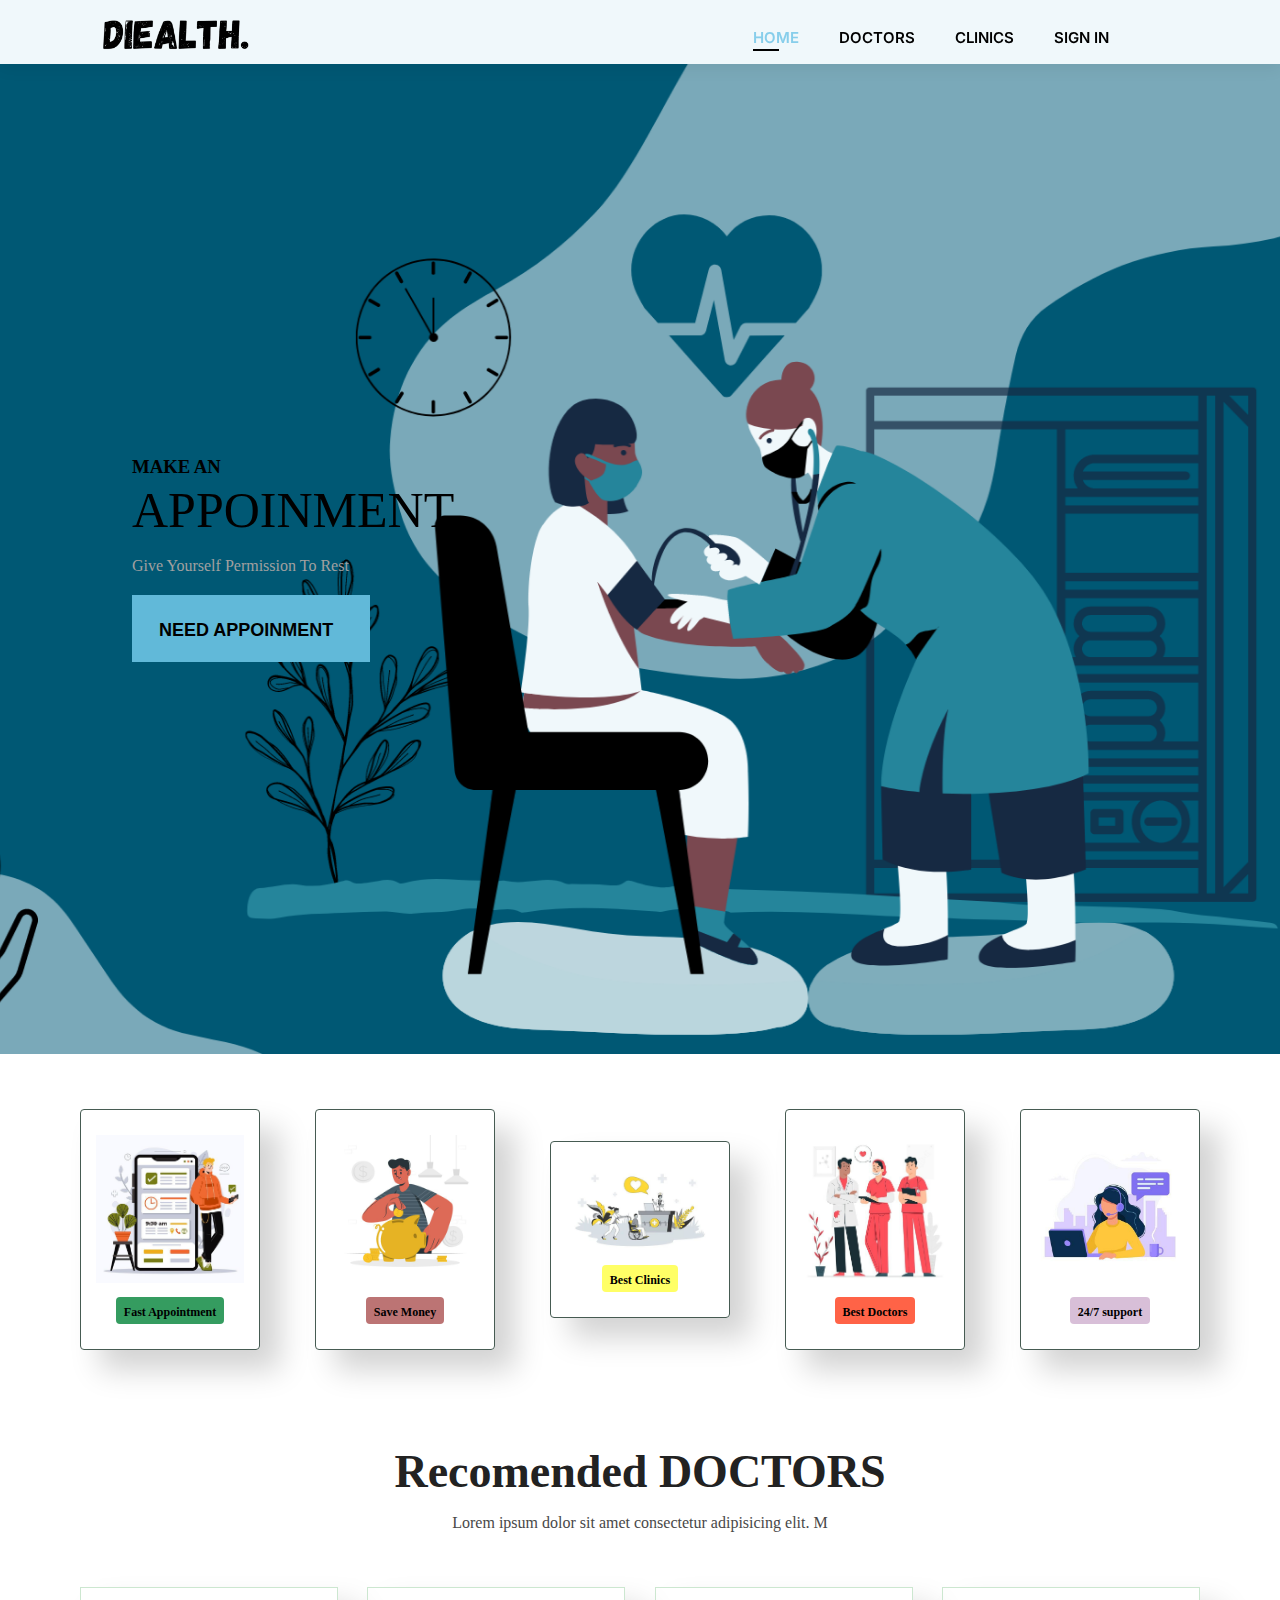
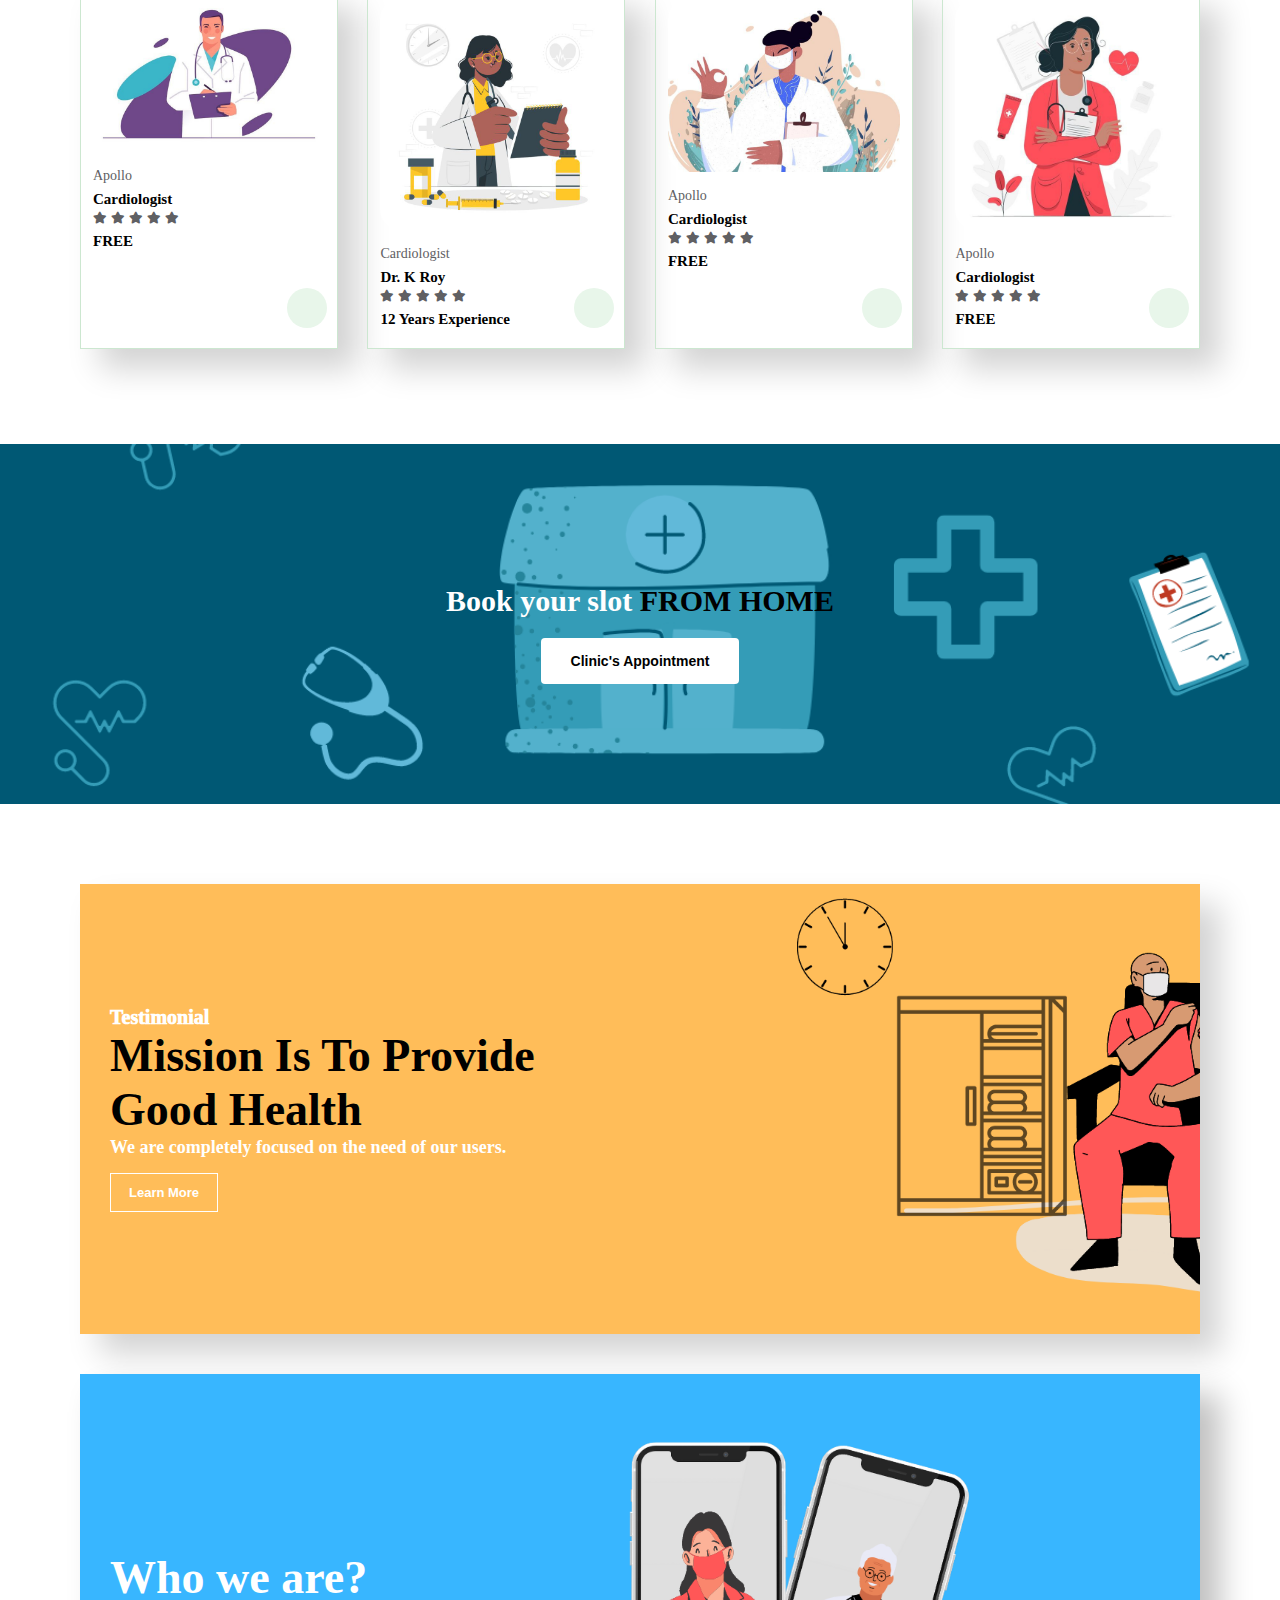
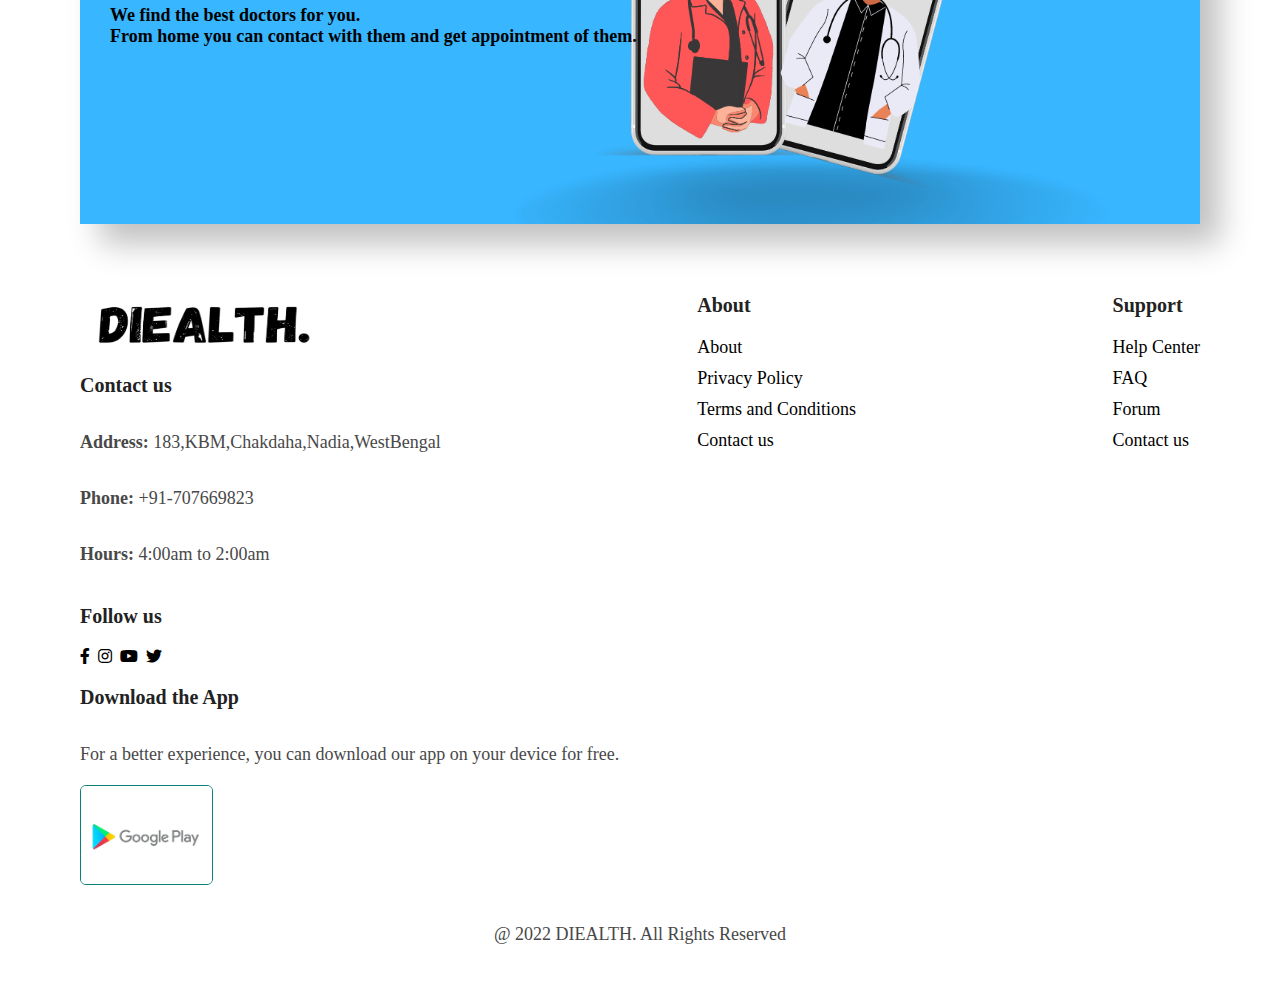
<file: index.html>
<!DOCTYPE html>
<html lang="en">
<head>
    <meta charset="UTF-8">
    <meta http-equiv="X-UA-Compatible" content="IE=edge">
    <meta name="viewport" content="width=device-width, initial-scale=1.0">
    <title>DIEALTH</title>
    <link rel="stylesheet" href="https://use.fontawesome.com/releases/v5.15.4/css/all.css"/>
    <link rel="stylesheet" href="style.css">
</head>
<body>
    <section id="header">
        <a href="#"><img src="img/mainlogo.png" alt=""></a>

        <div>
            <ul id="navbar">
                <li><a class="active" href="index.html">HOME</a></li>
                <li><a href="doctor.html">DOCTORS</a></li>
                <li><a href="clinic.html">CLINICS</a></li>
                <li><a href="sign.html">SIGN IN</a></li>
                <a href="#" id="close"><i class="far fa-times"></i></a>
            </ul>
        </div>
        <div id="mobile">
            <i id="bar" class="fas fa-outdent"></i>
            <a href="#" id="close"><i class="fa-solid fa-xmark"></i></a>
        </div>
    </section>

    <section id="hero">
        <h3>MAKE AN</h3>
        <h1>APPOINMENT</h1>
        <p>Give Yourself Permission To Rest</p>
        <button>NEED APPOINMENT</button>
    </section>

    <section id="feature" class="section-p1">
        <div class="fe-box">
            <img src="img/Fappointment.jpg" alt="">
            <h6>Fast Appointment</h6>
        </div>
        <div class="fe-box">
            <img src="img/savemoney.jpg" alt="">
            <h6>Save Money</h6>
        </div>
        <div class="fe-box">
            <img src="img/clinics.jpg" alt="">
            <h6>Best Clinics</h6>
        </div>
        <div class="fe-box">
            <img src="img/doctors.jpg" alt="">
            <h6>Best Doctors</h6>
        </div>
        <div class="fe-box">
            <img src="img/support.jpg" alt="">
            <h6>24/7 support</h6>
        </div>
        <!-- <div class="fe-box">
            <img src="img/ambulance.jpg" alt="">
            <h6>24/7 Ambulance</h6>
        </div> -->
    </section>

    <section id="product1" class="section-p1"> 
        <h2>Recomended DOCTORS</h2>
        <p>Lorem ipsum dolor sit amet consectetur adipisicing elit. M</p>
        <div class="pro-container">
            <div class="pro">
                <img src="img/lpd1.jpg" alt="">
                <div class="des">
                    <span>Apollo</span>
                    <h5>Cardiologist </h5>
                    <div class="Star">
                        <i class="fas fa-star"></i>
                        <i class="fas fa-star"></i>
                        <i class="fas fa-star"></i>
                        <i class="fas fa-star"></i>
                        <i class="fas fa-star"></i>
                    </div>
                    <h5>FREE</h5>
                </div>
                <a href="#"><i class="fal fa-bookmark cart"></i></a>
            </div>
            <div class="pro">
                <img src="img/lpd2.jpg" alt="">
                <div class="des">
                    <span>Cardiologist</span>
                    <h5>Dr. K Roy</h5>
                    <div class="Star">
                        <i class="fas fa-star"></i>
                        <i class="fas fa-star"></i>
                        <i class="fas fa-star"></i>
                        <i class="fas fa-star"></i>
                        <i class="fas fa-star"></i>
                    </div>
                    <h5>12 Years Experience</h5>
                </div>
                <a href="#"><i class="fal fa-bookmark cart"></i></a>
            </div>
            <div class="pro">
                <img src="img/lpd3.jpg" alt="">
                <div class="des">
                    <span>Apollo</span>
                    <h5>Cardiologist </h5>
                    <div class="Star">
                        <i class="fas fa-star"></i>
                        <i class="fas fa-star"></i>
                        <i class="fas fa-star"></i>
                        <i class="fas fa-star"></i>
                        <i class="fas fa-star"></i>
                    </div>
                    <h5>FREE</h5>
                </div>
                <a href="#"><i class="fal fa-bookmark cart"></i></a>
            </div>
            <div class="pro">
                <img src="img/lpd4.jpg" alt="">
                <div class="des">
                    <span>Apollo</span>
                    <h5>Cardiologist </h5>
                    <div class="Star">
                        <i class="fas fa-star"></i>
                        <i class="fas fa-star"></i>
                        <i class="fas fa-star"></i>
                        <i class="fas fa-star"></i>
                        <i class="fas fa-star"></i>
                    </div>
                    <h5>FREE</h5>
                </div>
                <a href="#"><i class="fal fa-bookmark cart"></i></a>
            </div>
            <!-- <div class="pro">
                <img src="img/DOC1.jpg" alt="">
                <div class="des">
                    <span>Apollo</span>
                    <h5>Cardiologist </h5>
                    <div class="Star">
                        <i class="fas fa-star"></i>
                        <i class="fas fa-star"></i>
                        <i class="fas fa-star"></i>
                        <i class="fas fa-star"></i>
                        <i class="fas fa-star"></i>
                    </div>
                    <h5>FREE</h5>
                </div>
                <a href="#"><i class="fal fa-bookmark cart"></i></a>
            </div>
            <div class="pro">
                <img src="img/DOC1.jpg" alt="">
                <div class="des">
                    <span>Apollo</span>
                    <h5>Cardiologist </h5>
                    <div class="Star">
                        <i class="fas fa-star"></i>
                        <i class="fas fa-star"></i>
                        <i class="fas fa-star"></i>
                        <i class="fas fa-star"></i>
                        <i class="fas fa-star"></i>
                    </div>
                    <h5>FREE</h5>
                </div>
                <a href="#"><i class="fal fa-bookmark cart"></i></a>
            </div>
            <div class="pro">
                <img src="img/DOC1.jpg" alt="">
                <div class="des">
                    <span>Apollo</span>
                    <h5>Cardiologist </h5>
                    <div class="Star">
                        <i class="fas fa-star"></i>
                        <i class="fas fa-star"></i>
                        <i class="fas fa-star"></i>
                        <i class="fas fa-star"></i>
                        <i class="fas fa-star"></i>
                    </div>
                    <h5>FREE</h5>
                </div>
                <a href="#"><i class="fal fa-bookmark cart"></i></a>
            </div>
            <div class="pro">
                <img src="img/DOC1.jpg" alt="">
                <div class="des">
                    <span>Apollo</span>
                    <h5>Cardiologist </h5>
                    <div class="Star">
                        <i class="fas fa-star"></i>
                        <i class="fas fa-star"></i>
                        <i class="fas fa-star"></i>
                        <i class="fas fa-star"></i>
                        <i class="fas fa-star"></i>
                    </div>
                    <h5>FREE</h5>
                </div>
                <a href="#"><i class="fal fa-bookmark cart"></i></a>
            </div>  -->
        </div>
    </section>

    <section id="banner" class="section-m1 ">
        <!-- <h4>Clinic's Appointment</h4> -->
        <h2>Book your slot <span>FROM HOME</span></h2>
        <button class="normal">Clinic's Appointment</button>
    </section>

    <!-- <section id="product1" class="section-p1"> 
        <h2>DOCTORS</h2>
        <p>Lorem ipsum dolor sit amet consectetur adipisicing elit. M</p>
        <div class="pro-container">
            <div class="pro">
                <img src="img/DOC1.jpg" alt="">
                <div class="des">
                    <span>Apollo</span>
                    <h5>Cardiologist </h5>
                    <div class="Star">
                        <i class="fas fa-star"></i>
                        <i class="fas fa-star"></i>
                        <i class="fas fa-star"></i>
                        <i class="fas fa-star"></i>
                        <i class="fas fa-star"></i>
                    </div>
                    <h5>FREE</h5>
                </div>
                <a href="#"><i class="fal fa-bookmark cart"></i></a>
            </div>
            <div class="pro">
                <img src="img/DOC1.jpg" alt="">
                <div class="des">
                    <span>Cardiologist</span>
                    <h5>Dr. K Roy</h5>
                    <div class="Star">
                        <i class="fas fa-star"></i>
                        <i class="fas fa-star"></i>
                        <i class="fas fa-star"></i>
                        <i class="fas fa-star"></i>
                        <i class="fas fa-star"></i>
                    </div>
                    <h5>12 Years Experience</h5>
                </div>
                <a href="#"><i class="fal fa-bookmark cart"></i></a>
            </div>
            <div class="pro">
                <img src="img/DOC1.jpg" alt="">
                <div class="des">
                    <span>Apollo</span>
                    <h5>Cardiologist </h5>
                    <div class="Star">
                        <i class="fas fa-star"></i>
                        <i class="fas fa-star"></i>
                        <i class="fas fa-star"></i>
                        <i class="fas fa-star"></i>
                        <i class="fas fa-star"></i>
                    </div>
                    <h5>FREE</h5>
                </div>
                <a href="#"><i class="fal fa-bookmark cart"></i></a>
            </div>
            <div class="pro">
                <img src="img/DOC1.jpg" alt="">
                <div class="des">
                    <span>Apollo</span>
                    <h5>Cardiologist </h5>
                    <div class="Star">
                        <i class="fas fa-star"></i>
                        <i class="fas fa-star"></i>
                        <i class="fas fa-star"></i>
                        <i class="fas fa-star"></i>
                        <i class="fas fa-star"></i>
                    </div>
                    <h5>FREE</h5>
                </div>
                <a href="#"><i class="fal fa-bookmark cart"></i></a>
            </div>
            <div class="pro">
                <img src="img/DOC1.jpg" alt="">
                <div class="des">
                    <span>Apollo</span>
                    <h5>Cardiologist </h5>
                    <div class="Star">
                        <i class="fas fa-star"></i>
                        <i class="fas fa-star"></i>
                        <i class="fas fa-star"></i>
                        <i class="fas fa-star"></i>
                        <i class="fas fa-star"></i>
                    </div>
                    <h5>FREE</h5>
                </div>
                <a href="#"><i class="fal fa-bookmark cart"></i></a>
            </div>
            <div class="pro">
                <img src="img/DOC1.jpg" alt="">
                <div class="des">
                    <span>Apollo</span>
                    <h5>Cardiologist </h5>
                    <div class="Star">
                        <i class="fas fa-star"></i>
                        <i class="fas fa-star"></i>
                        <i class="fas fa-star"></i>
                        <i class="fas fa-star"></i>
                        <i class="fas fa-star"></i>
                    </div>
                    <h5>FREE</h5>
                </div>
                <a href="#"><i class="fal fa-bookmark cart"></i></a>
            </div>
            <div class="pro">
                <img src="img/DOC1.jpg" alt="">
                <div class="des">
                    <span>Apollo</span>
                    <h5>Cardiologist </h5>
                    <div class="Star">
                        <i class="fas fa-star"></i>
                        <i class="fas fa-star"></i>
                        <i class="fas fa-star"></i>
                        <i class="fas fa-star"></i>
                        <i class="fas fa-star"></i>
                    </div>
                    <h5>FREE</h5>
                </div>
                <a href="#"><i class="fal fa-bookmark cart"></i></a>
            </div>
            <div class="pro">
                <img src="img/DOC1.jpg" alt="">
                <div class="des">
                    <span>Apollo</span>
                    <h5>Cardiologist </h5>
                    <div class="Star">
                        <i class="fas fa-star"></i>
                        <i class="fas fa-star"></i>
                        <i class="fas fa-star"></i>
                        <i class="fas fa-star"></i>
                        <i class="fas fa-star"></i>
                    </div>
                    <h5>FREE</h5>
                </div>
                <a href="#"><i class="fal fa-bookmark cart"></i></a>
            </div> 
        </div>
    </section> -->

    <section id="sm-banner" class="section-p1">
        <div class="banner-box">
            <h4>Testimonial</h4>
            <h2>Mission Is To Provide</h2>
            <h2>Good Health</h2>
            <span>We are completely focused on the need of our users.</span>
            <button class="white">Learn More</button>
        </div>
    
    </section>

    <section id="banner3">
        <div class="banner-box">
            <h2>Who we are?</h2>
            <h3>We find the best doctors for you.</h3>
            <h3>From home you can contact with them and get appointment of them.</h3>
        </div>
    </section>

    <footer class="section-p1">
        <div class="col">
            <img class="logo" src="img/mainlogo.png" alt="">
            <h4>Contact us</h4>
            <p> <strong>Address:</strong> 183,KBM,Chakdaha,Nadia,WestBengal</p>
            <p> <strong>Phone:</strong> +91-707669823</p>
            <p> <strong>Hours:</strong> 4:00am to 2:00am</p>
            <div class="follow">
                <h4>Follow us</h4>
                <div class="icon">
                    <i class="fab fa-facebook-f"></i>
                    <i class="fab fa-instagram"></i>
                    <i class="fab fa-youtube"></i>
                    <i class="fab fa-twitter"></i>
                </div>
            </div>
        </div>

        <div class="col">
            <h4>About</h4>
            <a href="#">About</a>
            <a href="#">Privacy Policy</a>
            <a href="#">Terms and Conditions</a>
            <a href="#">Contact us</a>
        </div>

        <div class="col">
            <h4>Support</h4>
            <a href="#">Help Center</a>
            <a href="#">FAQ</a>
            <a href="#">Forum</a>
            <a href="#">Contact us</a>
        </div>

        <div class="col install">
            <h4>Download the App</h4>
            <p>For a better experience, you can download our app on your device for free.</p>
            <div class="row">
                <img src="img/playstore.webp" alt="">
            </div>
        </div>

        <div class="copyright">
            <p>@ 2022 DIEALTH. All Rights Reserved</p>
        </div>
    </footer>
    <script src="script.js"></script>
</body>
</html>
</file>
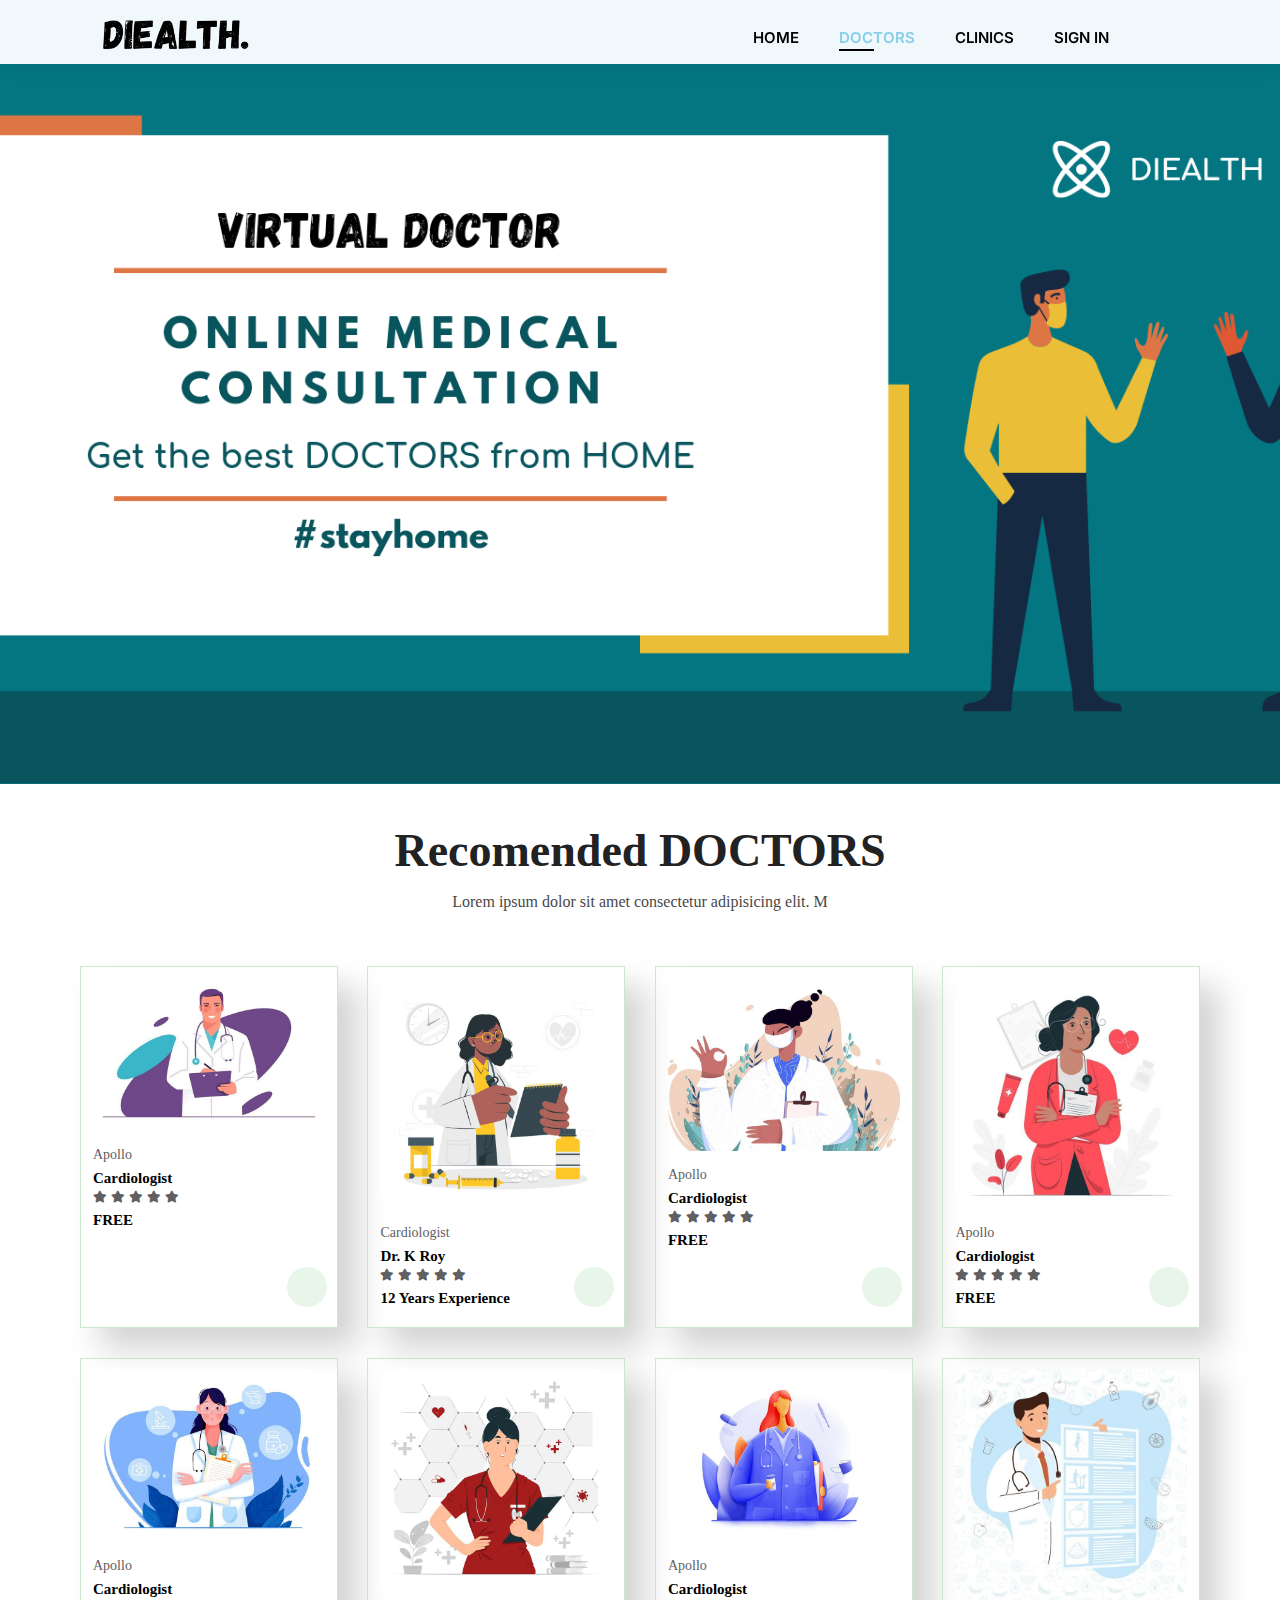
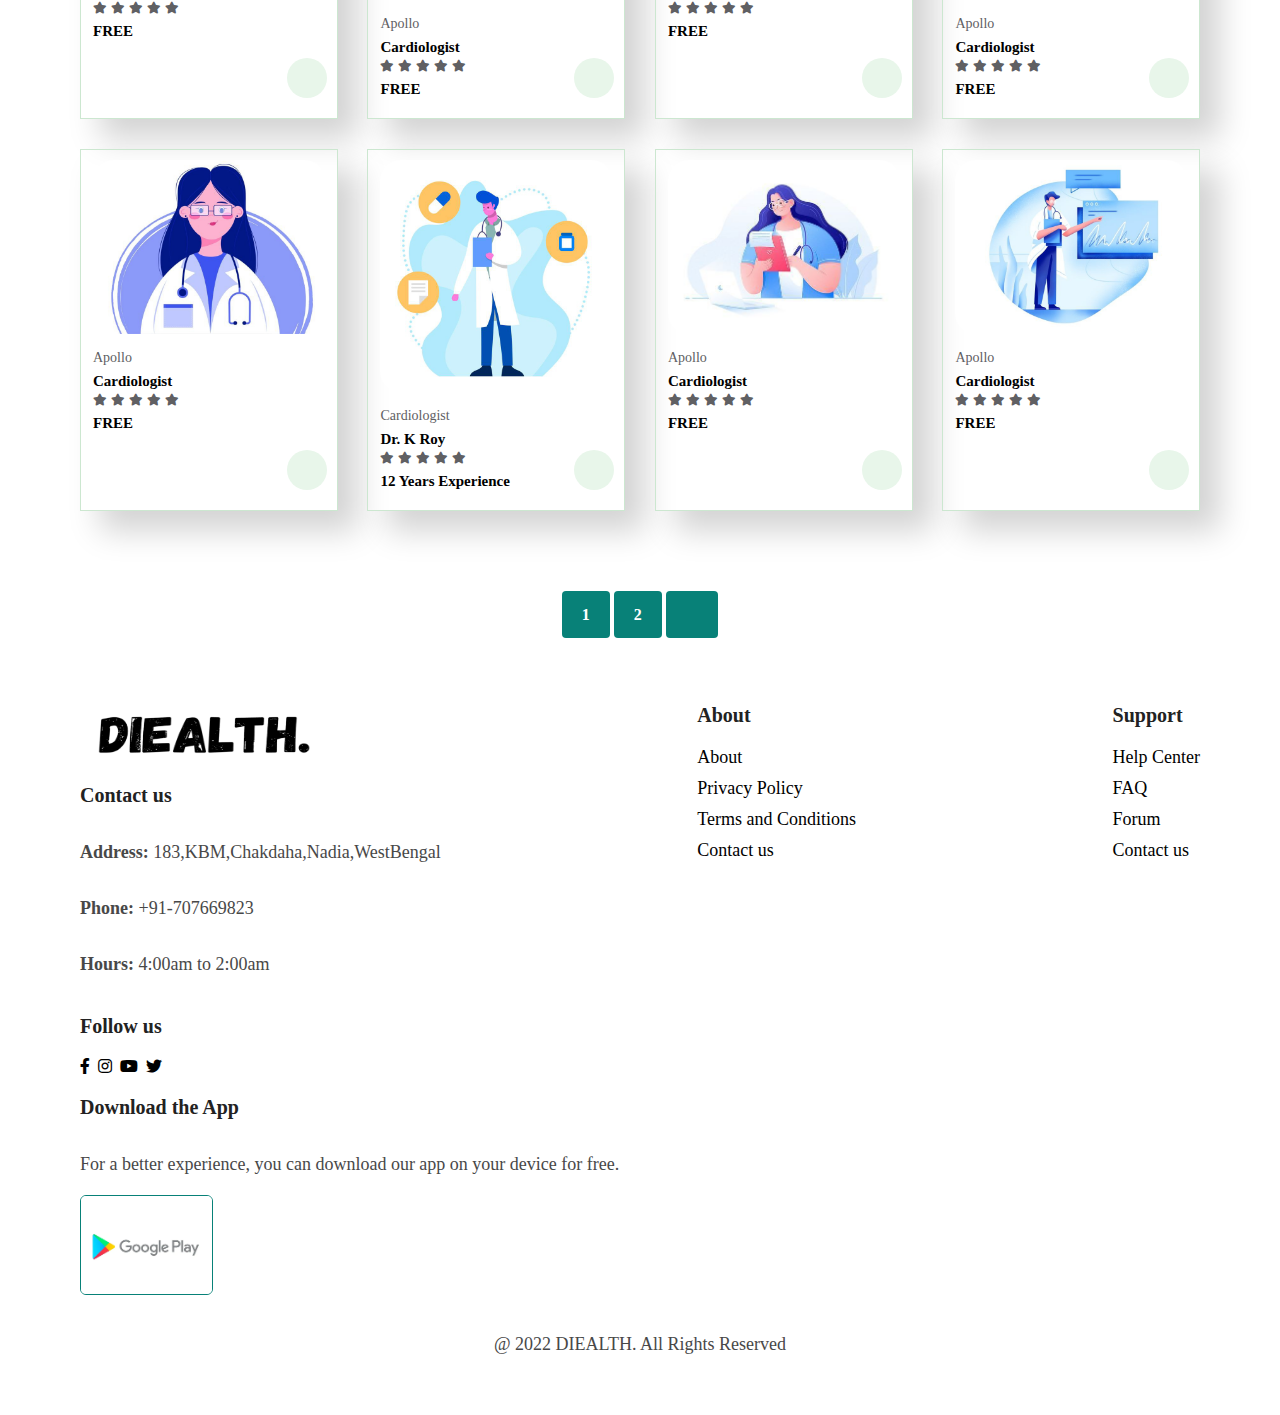
<file: shop.html>
<!DOCTYPE html>
<html lang="en">
<head>
    <meta charset="UTF-8">
    <meta http-equiv="X-UA-Compatible" content="IE=edge">
    <meta name="viewport" content="width=device-width, initial-scale=1.0">
    <title>DIEALTH</title>
    <link rel="stylesheet" href="https://use.fontawesome.com/releases/v5.15.4/css/all.css"/>
    <link rel="stylesheet" href="style.css">
</head>
<body>
    <section id="header">
        <a href="#"><img src="img/mainlogo.png" alt=""></a>

        <div>
            <ul id="navbar">
                <li><a  href="index.html">HOME</a></li>
                <li><a class="active" href="doctor.html">DOCTORS</a></li>
                <li><a href="clinic.html">CLINICS</a></li>
                <li><a href="sign.html">SIGN IN</a></li>
                <a href="#" id="close"><i class="far fa-times"></i></a>
            </ul>
        </div>
        <div id="mobile">
            <i id="bar" class="fas fa-outdent"></i>
            <a href="#" id="close"><i class="fa-solid fa-xmark"></i></a>
        </div>
    </section>

    <section id="page-header">
        <!-- <h2>stay home</h2> -->
        
    </section>

    <section id="product1" class="section-p1"> 
        <h2>Recomended DOCTORS</h2>
        <p>Lorem ipsum dolor sit amet consectetur adipisicing elit. M</p>
        <div class="pro-container">
            <div class="pro" onclick="window.location.href='sproduct.html';">
                <img src="img/lpd1.jpg" alt="">
                <div class="des">
                    <span>Apollo</span>
                    <h5>Cardiologist </h5>
                    <div class="Star">
                        <i class="fas fa-star"></i>
                        <i class="fas fa-star"></i>
                        <i class="fas fa-star"></i>
                        <i class="fas fa-star"></i>
                        <i class="fas fa-star"></i>
                    </div>
                    <h5>FREE</h5>
                </div>
                <a href="#"><i class="fal fa-bookmark cart"></i></a>
            </div>
            <div class="pro">
                <img src="img/lpd2.jpg" alt="">
                <div class="des">
                    <span>Cardiologist</span>
                    <h5>Dr. K Roy</h5>
                    <div class="Star">
                        <i class="fas fa-star"></i>
                        <i class="fas fa-star"></i>
                        <i class="fas fa-star"></i>
                        <i class="fas fa-star"></i>
                        <i class="fas fa-star"></i>
                    </div>
                    <h5>12 Years Experience</h5>
                </div>
                <a href="#"><i class="fal fa-bookmark cart"></i></a>
            </div>
            <div class="pro">
                <img src="img/lpd3.jpg" alt="">
                <div class="des">
                    <span>Apollo</span>
                    <h5>Cardiologist </h5>
                    <div class="Star">
                        <i class="fas fa-star"></i>
                        <i class="fas fa-star"></i>
                        <i class="fas fa-star"></i>
                        <i class="fas fa-star"></i>
                        <i class="fas fa-star"></i>
                    </div>
                    <h5>FREE</h5>
                </div>
                <a href="#"><i class="fal fa-bookmark cart"></i></a>
            </div>
            <div class="pro">
                <img src="img/lpd4.jpg" alt="">
                <div class="des">
                    <span>Apollo</span>
                    <h5>Cardiologist </h5>
                    <div class="Star">
                        <i class="fas fa-star"></i>
                        <i class="fas fa-star"></i>
                        <i class="fas fa-star"></i>
                        <i class="fas fa-star"></i>
                        <i class="fas fa-star"></i>
                    </div>
                    <h5>FREE</h5>
                </div>
                <a href="#"><i class="fal fa-bookmark cart"></i></a>
            </div>
            <div class="pro">
                <img src="img/DOC1.jpg" alt="">
                <div class="des">
                    <span>Apollo</span>
                    <h5>Cardiologist </h5>
                    <div class="Star">
                        <i class="fas fa-star"></i>
                        <i class="fas fa-star"></i>
                        <i class="fas fa-star"></i>
                        <i class="fas fa-star"></i>
                        <i class="fas fa-star"></i>
                    </div>
                    <h5>FREE</h5>
                </div>
                <a href="#"><i class="fal fa-bookmark cart"></i></a>
            </div>
            <div class="pro">
                <img src="img/lpd5.jpg" alt="">
                <div class="des">
                    <span>Apollo</span>
                    <h5>Cardiologist </h5>
                    <div class="Star">
                        <i class="fas fa-star"></i>
                        <i class="fas fa-star"></i>
                        <i class="fas fa-star"></i>
                        <i class="fas fa-star"></i>
                        <i class="fas fa-star"></i>
                    </div>
                    <h5>FREE</h5>
                </div>
                <a href="#"><i class="fal fa-bookmark cart"></i></a>
            </div>
            <div class="pro">
                <img src="img/lpd6.jpg" alt="">
                <div class="des">
                    <span>Apollo</span>
                    <h5>Cardiologist </h5>
                    <div class="Star">
                        <i class="fas fa-star"></i>
                        <i class="fas fa-star"></i>
                        <i class="fas fa-star"></i>
                        <i class="fas fa-star"></i>
                        <i class="fas fa-star"></i>
                    </div>
                    <h5>FREE</h5>
                </div>
                <a href="#"><i class="fal fa-bookmark cart"></i></a>
            </div>
            <div class="pro">
                <img src="img/lpd7.jpg" alt="">
                <div class="des">
                    <span>Apollo</span>
                    <h5>Cardiologist </h5>
                    <div class="Star">
                        <i class="fas fa-star"></i>
                        <i class="fas fa-star"></i>
                        <i class="fas fa-star"></i>
                        <i class="fas fa-star"></i>
                        <i class="fas fa-star"></i>
                    </div>
                    <h5>FREE</h5>
                </div>
                <a href="#"><i class="fal fa-bookmark cart"></i></a>
            </div> 
        <!-- </div>
    </section>

    <section id="product1" class="section-p1"> 
        <h2>DOCTORS</h2>
        <p>Lorem ipsum dolor sit amet consectetur adipisicing elit. M</p>
        <div class="pro-container"> -->
            <div class="pro">
                <img src="img/lpd8.jpg" alt="">
                <div class="des">
                    <span>Apollo</span>
                    <h5>Cardiologist </h5>
                    <div class="Star">
                        <i class="fas fa-star"></i>
                        <i class="fas fa-star"></i>
                        <i class="fas fa-star"></i>
                        <i class="fas fa-star"></i>
                        <i class="fas fa-star"></i>
                    </div>
                    <h5>FREE</h5>
                </div>
                <a href="#"><i class="fal fa-bookmark cart"></i></a>
            </div>
            <div class="pro">
                <img src="img/lpd9.jpg" alt="">
                <div class="des">
                    <span>Cardiologist</span>
                    <h5>Dr. K Roy</h5>
                    <div class="Star">
                        <i class="fas fa-star"></i>
                        <i class="fas fa-star"></i>
                        <i class="fas fa-star"></i>
                        <i class="fas fa-star"></i>
                        <i class="fas fa-star"></i>
                    </div>
                    <h5>12 Years Experience</h5>
                </div>
                <a href="#"><i class="fal fa-bookmark cart"></i></a>
            </div>
            <div class="pro">
                <img src="img/lpd10.jpg" alt="">
                <div class="des">
                    <span>Apollo</span>
                    <h5>Cardiologist </h5>
                    <div class="Star">
                        <i class="fas fa-star"></i>
                        <i class="fas fa-star"></i>
                        <i class="fas fa-star"></i>
                        <i class="fas fa-star"></i>
                        <i class="fas fa-star"></i>
                    </div>
                    <h5>FREE</h5>
                </div>
                <a href="#"><i class="fal fa-bookmark cart"></i></a>
            </div>
            <div class="pro">
                <img src="img/lpd11.jpg" alt="">
                <div class="des">
                    <span>Apollo</span>
                    <h5>Cardiologist </h5>
                    <div class="Star">
                        <i class="fas fa-star"></i>
                        <i class="fas fa-star"></i>
                        <i class="fas fa-star"></i>
                        <i class="fas fa-star"></i>
                        <i class="fas fa-star"></i>
                    </div>
                    <h5>FREE</h5>
                </div>
                <a href="#"><i class="fal fa-bookmark cart"></i></a>
            </div>
            <!-- <div class="pro">
                <img src="img/DOC1.jpg" alt="">
                <div class="des">
                    <span>Apollo</span>
                    <h5>Cardiologist </h5>
                    <div class="Star">
                        <i class="fas fa-star"></i>
                        <i class="fas fa-star"></i>
                        <i class="fas fa-star"></i>
                        <i class="fas fa-star"></i>
                        <i class="fas fa-star"></i>
                    </div>
                    <h5>FREE</h5>
                </div>
                <a href="#"><i class="fal fa-bookmark cart"></i></a>
            </div>
            <div class="pro">
                <img src="img/DOC1.jpg" alt="">
                <div class="des">
                    <span>Apollo</span>
                    <h5>Cardiologist </h5>
                    <div class="Star">
                        <i class="fas fa-star"></i>
                        <i class="fas fa-star"></i>
                        <i class="fas fa-star"></i>
                        <i class="fas fa-star"></i>
                        <i class="fas fa-star"></i>
                    </div>
                    <h5>FREE</h5>
                </div>
                <a href="#"><i class="fal fa-bookmark cart"></i></a>
            </div>
            <div class="pro">
                <img src="img/DOC1.jpg" alt="">
                <div class="des">
                    <span>Apollo</span>
                    <h5>Cardiologist </h5>
                    <div class="Star">
                        <i class="fas fa-star"></i>
                        <i class="fas fa-star"></i>
                        <i class="fas fa-star"></i>
                        <i class="fas fa-star"></i>
                        <i class="fas fa-star"></i>
                    </div>
                    <h5>FREE</h5>
                </div>
                <a href="#"><i class="fal fa-bookmark cart"></i></a>
            </div>
            <div class="pro">
                <img src="img/DOC1.jpg" alt="">
                <div class="des">
                    <span>Apollo</span>
                    <h5>Cardiologist </h5>
                    <div class="Star">
                        <i class="fas fa-star"></i>
                        <i class="fas fa-star"></i>
                        <i class="fas fa-star"></i>
                        <i class="fas fa-star"></i>
                        <i class="fas fa-star"></i>
                    </div>
                    <h5>FREE</h5>
                </div>
                <a href="#"><i class="fal fa-bookmark cart"></i></a>
            </div> 
        </div> -->
    </section>

    <section id="pagination" class="section-p1">
        <a href="#">1</a>
        <a href="#">2</a>
        <a href="#"><i class="fa-solid fa-arrow-right"></i></a>
    </section>
    

    <footer class="section-p1">
        <div class="col">
            <img class="logo" src="img/mainlogo.png" alt="">
            <h4>Contact us</h4>
            <p> <strong>Address:</strong> 183,KBM,Chakdaha,Nadia,WestBengal</p>
            <p> <strong>Phone:</strong> +91-707669823</p>
            <p> <strong>Hours:</strong> 4:00am to 2:00am</p>
            <div class="follow">
                <h4>Follow us</h4>
                <div class="icon">
                    <i class="fab fa-facebook-f"></i>
                    <i class="fab fa-instagram"></i>
                    <i class="fab fa-youtube"></i>
                    <i class="fab fa-twitter"></i>
                </div>
            </div>
        </div>

        <div class="col">
            <h4>About</h4>
            <a href="#">About</a>
            <a href="#">Privacy Policy</a>
            <a href="#">Terms and Conditions</a>
            <a href="#">Contact us</a>
        </div>

        <div class="col">
            <h4>Support</h4>
            <a href="#">Help Center</a>
            <a href="#">FAQ</a>
            <a href="#">Forum</a>
            <a href="#">Contact us</a>
        </div>

        <div class="col install">
            <h4>Download the App</h4>
            <p>For a better experience, you can download our app on your device for free.</p>
            <div class="row">
                <img src="img/playstore.webp" alt="">
            </div>
        </div>

        <div class="copyright">
            <p>@ 2022 DIEALTH. All Rights Reserved</p>
        </div>
    </footer>
    <script src="script.js"></script>
</body>
</html>
</file>
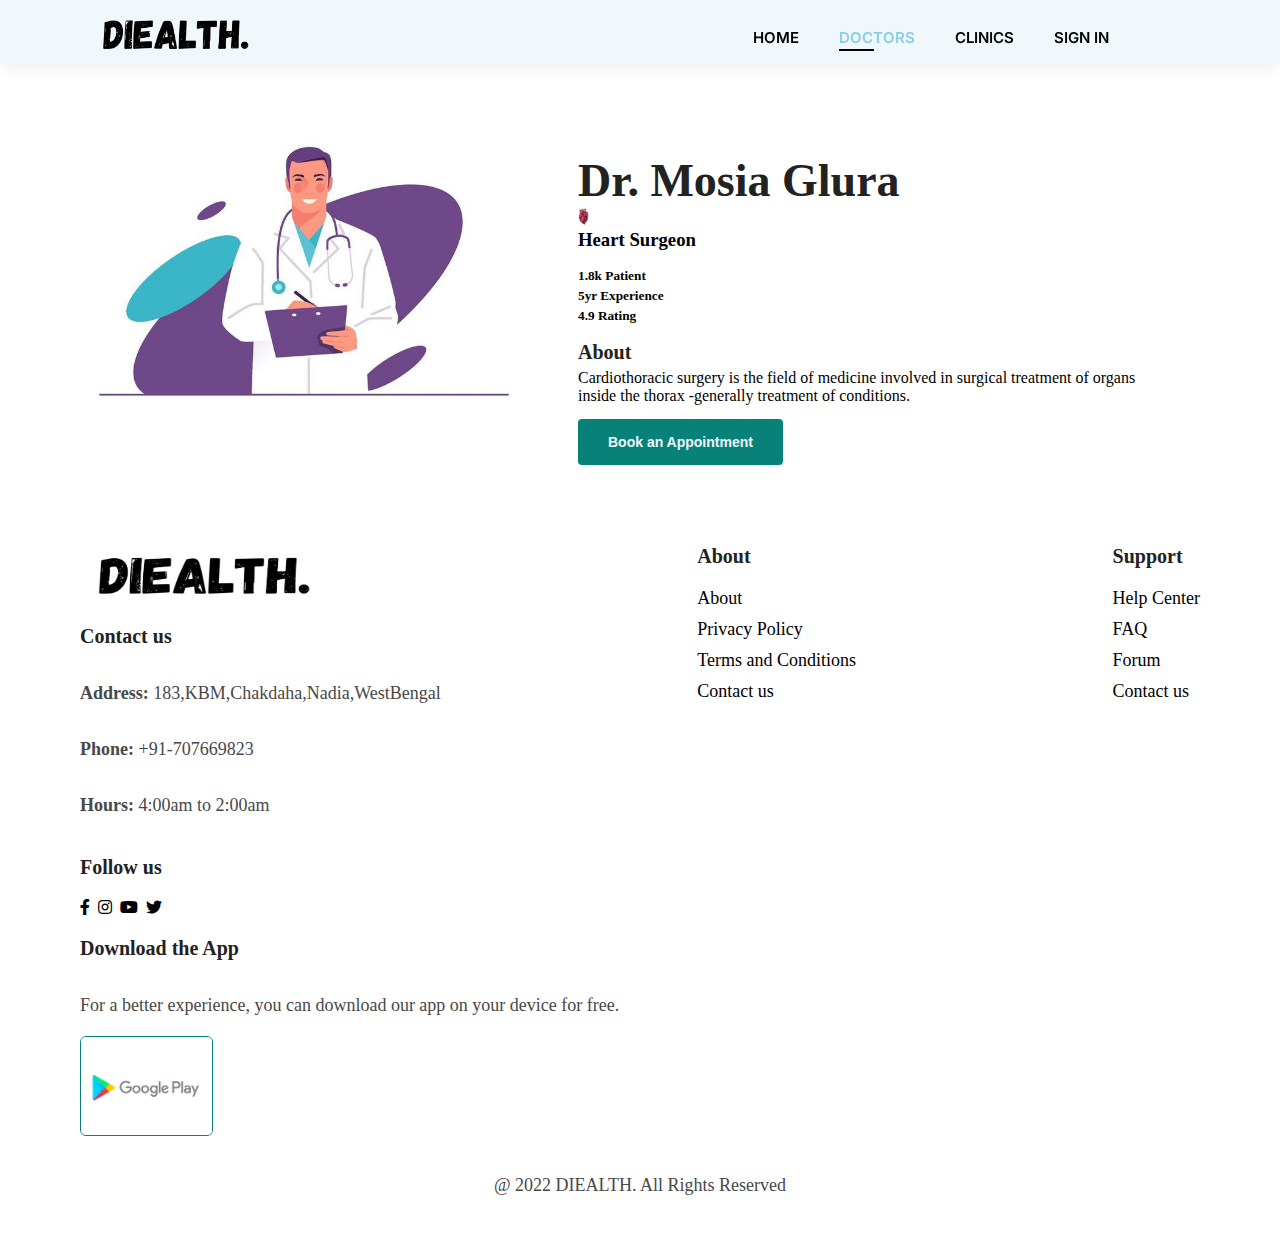
<file: sproduct.html>
<!DOCTYPE html>
<html lang="en">
<head>
    <meta charset="UTF-8">
    <meta http-equiv="X-UA-Compatible" content="IE=edge">
    <meta name="viewport" content="width=device-width, initial-scale=1.0">
    <title>DIEALTH</title>
    <link rel="stylesheet" href="https://use.fontawesome.com/releases/v5.15.4/css/all.css"/>
    <link rel="stylesheet" href="style.css">
</head>
<body>
    <section id="header">
        <a href="#"><img src="img/mainlogo.png" alt=""></a>

        <div>
            <ul id="navbar">
                <li><a  href="index.html">HOME</a></li>
                <li><a class="active" href="doctor.html">DOCTORS</a></li>
                <li><a href="clinic.html">CLINICS</a></li>
                <li><a href="sign.html">SIGN IN</a></li>
                <a href="#" id="close"><i class="far fa-times"></i></a>
            </ul>
        </div>
        <div id="mobile">
            <i id="bar" class="fas fa-outdent"></i>
            <a href="#" id="close"><i class="fa-solid fa-xmark"></i></a>
        </div>
    </section>

    <section id="prodetails" class="section-p1">
        <div class="single-pro-image">
            <img src="img/lpd1.jpg" width="100%" id="MainImg" alt="">
        </div>
        <div class="single-pro-details">
            <h2>Dr. Mosia Glura</h2>
            <img src="img/heart.png" width="2%" alt="">
            <h3>Heart Surgeon</h3>
            <h5>1.8k Patient</h5>
            <h5>5yr Experience</h5>
            <h5>4.9 Rating</h5>
            <h4>About</h4>
            <span>Cardiothoracic surgery is the field of medicine involved in surgical treatment of organs inside the thorax -generally treatment of conditions.</span>
            <h1></h1>
            <button class="normal">Book an Appointment</button>
        </div>
    </section>


    <footer class="section-p1">
        <div class="col">
            <img class="logo" src="img/mainlogo.png" alt="">
            <h4>Contact us</h4>
            <p> <strong>Address:</strong> 183,KBM,Chakdaha,Nadia,WestBengal</p>
            <p> <strong>Phone:</strong> +91-707669823</p>
            <p> <strong>Hours:</strong> 4:00am to 2:00am</p>
            <div class="follow">
                <h4>Follow us</h4>
                <div class="icon">
                    <i class="fab fa-facebook-f"></i>
                    <i class="fab fa-instagram"></i>
                    <i class="fab fa-youtube"></i>
                    <i class="fab fa-twitter"></i>
                </div>
            </div>
        </div>

        <div class="col">
            <h4>About</h4>
            <a href="#">About</a>
            <a href="#">Privacy Policy</a>
            <a href="#">Terms and Conditions</a>
            <a href="#">Contact us</a>
        </div>

        <div class="col">
            <h4>Support</h4>
            <a href="#">Help Center</a>
            <a href="#">FAQ</a>
            <a href="#">Forum</a>
            <a href="#">Contact us</a>
        </div>

        <div class="col install">
            <h4>Download the App</h4>
            <p>For a better experience, you can download our app on your device for free.</p>
            <div class="row">
                <img src="img/playstore.webp" alt="">
            </div>
        </div>

        <div class="copyright">
            <p>@ 2022 DIEALTH. All Rights Reserved</p>
        </div>
    </footer>
    <script src="script.js"></script>
</body>
</html>
</file>
<file: style.css>
@import url('https://fonts.googleapis.com/css2?family=Inter:wght@300&family=Irish+Grover&display=swap');
*{
    margin: 0;
    padding: 0;
    box-sizing: border-box;
    /*font-family: 'Inter', sans-serif;*/
}
h1{
    font-size: 50px;
    font-weight: 200;
    line-height: 64px;
    color: #222;
    /* font-family: 'Irish Grover', cursive; */
}

h2{
    font-size: 46px;
    line-height: 54px;
    color: #222;
}

h4{
    font-size: 20px;
    color: #222;
}

h6{
    font-weight: 700;
    font-size: 12px;
}

p{
    font-size: 16px;
    color: rgb(72,72,72);
    margin: 15px 0 20px 0;
}

.section-p1{
    padding: 40px 80px;
}

.section-m1 {
    margin: 40px 0;
}

button.normal{
    font-size: 14px;
    font-weight: 600;
    padding: 15px 30px;
    color: black;
    background-color: white;
    border-radius: 4px;
    cursor: pointer;
    border: none;
    outline: none;
    transition: 0.2s;
}
button.white{
    font-size: 13px;
    font-weight: 600;
    padding: 11px 18px;
    color: white;
    background-color: transparent;
    cursor: pointer;
    border: 1px solid white;
    outline: none;
    transition: 0.2s;
}

body{
    width: 100%;
}

/* HEADER START */

#header{
    display: flex;
    align-items: center;
    justify-content: space-between;
    padding: 10px 0px;
    /* height: 520px;
    width: 1440px; */
    /* background: rgba(71, 252, 25, 0.29);  */
    /* background: linear-gradient(to right, #ffffff 0%, #ffff00 300%); */
    background: #f0f8fb;
    /* background: linear-gradient(to top, #ccccff -123%, #ffffff 100%);; */
    box-shadow: 0 5px 15px rgba(0, 0, 0, 0.06);
    z-index: 999;
    position: sticky;
    top: 0;
    left: 0;
    
}
/* OWN */
#header img{
    /* list-style: none;
    padding-top: 23px; */
    padding-left: 90px; 
    width: 100%;
    height: 40px;
}
/* OWN */
/* #header li a{
    text-decoration: none;
    font-size: 35px;
    font-family: 'Irish Grover', cursive;
    color: black;
} */


#navbar{
    display: flex;
    align-items: center;
    justify-content: center;
    /* OWN */
    padding-top: 10px;
    padding-right: 135px;
}

#navbar li{
    list-style: none;
    padding: 0 20px;
    position: relative;
}
#navbar li a{
    text-decoration: none;
    font-size: 15px;
    font-weight: 600;
    color: black;
    /* OWN */
    font-family: 'Inter', sans-serif;
    transition: 0.3s ease;          /*here we are using transition to control the hover speed of navbar elements */
}

#navbar li a:hover,
#navbar li a.active{                /*Here we are using the active to active the particular page with the particular color which is #359C60*/
    color: skyblue;
    /* color: #359C60; */
}

#navbar li a.active::after,
#navbar li a:hover::after{
    content: "";
    width: 30%;
    height: 2px;
    background: black;
    position: absolute;
    bottom: -4px;
    left: 20px;
}
#mobile{
    display: none;
    align-items: center;
}

/* HOME PAGE */
#hero{
    background-image: url("img/mainlogo21.png");
    height: 110vh;
    width: 100%;
    background-size: cover;
    background-position: top 25% right 0;
    padding: 0 132px;
    display: flex;
    flex-direction: column;
    align-items: flex-start;
    justify-content: center;
}

#hero h1{
    /* color: #359C60; */
    color: black;
}
#hero p{
    color: 	#A0A0A0;
}
#hero button{
    background-image: url("img/background2.png");
    background-position: top 68% right 97%;
    background-color: transparent;
    color: black;
    border: 0;
    padding: 25px 37px 21px 27px;
    background-repeat: no-repeat;
    cursor: pointer;
    font-weight: 700;
    font-size: 18px;
}
#feature{
    display: flex;
    align-items: center;
    justify-content: space-between;
    flex-wrap: wrap;
}

#feature .fe-box{
    width: 180px;
    text-align: center;
    padding: 25px 15px;
    box-shadow: 20px 20px 34px rgba(0, 0, 0, 0.03);
    border: 1px solid #465b52;
    border-radius: 4px;
    margin: 15px 0;
    box-shadow: 20px 20px 30px rgb(211,211,211);
}
#feature .fe-box:hover{
    box-shadow: 20px 20px 30px  rgb(192,192,192);         /*rgba(70, 62, 221, 0.1);*/
}

#feature .fe-box img{
    width: 100%;
    margin-bottom: 10px;
}

#feature .fe-box h6{
    display: inline-block;
    padding: 9px 8px 6px 8px;
    line-height: 1;
    border-radius: 4px;
    color: black;
    background-color: #359C60;
}
#feature .fe-box:nth-child(2) h6{
    background-color: #BC7474;
}
#feature .fe-box:nth-child(3) h6{
    background-color: rgb(255,255,102);
}
#feature .fe-box:nth-child(4) h6{
    background-color: rgb(255,99,71);
}
#feature .fe-box:nth-child(5) h6{
    background-color: rgb(216,191,216);
}
/* #feature .fe-box:nth-child(6) h6{
    background-color: rgb(176,196,222);
} */


/* This is for recomended Doctors */
#product1{
    text-align: center;
}
#product1 .pro-container{
    display: flex;
    justify-content: space-between;
    padding-top: 20px;
    flex-wrap: wrap;
}
#product1 .pro{
    width: 23%;
    min-width: 250px;
    padding: 10px 12px;
    border: 1px solid #cce7d0;
    /*background-color: #359C60;*/
    cursor: pointer;
    box-shadow: 20px 20px 30px rgb(211,211,211);
    margin: 15px 0;
    transition: 0.2s ease;
    position: relative;
}
#product1 .pro:hover{
    box-shadow: 20px 20px 30px rgb(192, 192, 192);

}
#product1 .pro img{
    width: 100%;
    border-radius: 20px;
}
#product1 .pro .des{
    text-align: start;
    padding: 10px 0;
}
#product1 .pro .des span{
    color: #606063;
    font-size: 14px;
}
#product1 .pro .des h5{
    padding-top: 7px;
    color: #1a1a1a;
    font-size: 14px;
}
#product1 .pro .des i{
    font-size: 12px;
    color: #606063;
    /*color: rgb(243, 181, 25);*/
}
#product1 .pro .des h5{
    padding-top: 7px;
    font-size: 15px;
    font-weight: 700;
    color: black;
}
#product1 .pro .cart{
    width: 40px;
    height: 40px;
    line-height: 40px;
    border-radius: 50px;
    background-color: #e8f6ea;
    font-weight: 500;
    color: #088178;
    border-color: 1px solid #cce7d0;
    position: absolute;
    bottom: 20px;
    right: 10px;
}


/* Banner of BOOK YOUR SLOT FROM HOME */
#banner{
    display: flex;
    flex-direction: column;
    justify-content: center;
    align-items: center;
    text-align: center;
    background-image: url(img/banner2.png);
    width: 100%;
    height: 40vh;
    background-size: cover;
    background-position: center;
}
#banner h4{
    color: black;
    font-size: 16px;
}
#banner h2{
    color: #ffffff;
    font-size: 30px;
    padding: 10px 0;
}
#banner h2 span{
    color: black;
}
#banner button:hover{
    background: black;
    color: white;
}


/* #sm-banner{
    display: flex;
    justify-content: space-between;
    flex-wrap: wrap;
} */

/* This is for Testimonial */
#sm-banner .banner-box{
    display: flex;
    flex-direction: column;
    justify-content: center;
    align-items: flex-start;
    /* text-align: center; */
    background-image: url(img/banner3.png);
    min-width: 100%;
    height: 50vh;
    background-size: cover;
    background-position: center;
    padding: 30px;
    box-shadow: 20px 20px 30px rgb(211,211,211);
    transition: 0.10s ease;
}
#sm-banner .banner-box:hover{
    box-shadow: 20px 20px 30px rgb(192, 192, 192);
}
#sm-banner h4{
    color: #ffffff;
    font-size: 20px;
    font-weight: 1000;
}
#sm-banner h2{
    color: black;
    /* font-size: 28px;
    font-weight: 1800; */
}
#sm-banner span{
    color: #ffffff;
    font-size: 18px;
    font-weight: 600;
    padding-bottom: 15px;
}
#sm-banner .banner-box:hover button{
    background-color: #ff5757;
    border: 1px solid #ff5757;

}


/* this is for "WHO WE ARE?" */
#banner3{
    display: flex;
    justify-content: space-between;
    flex-wrap: wrap;
    padding: 0 80px;
}
#banner3 .banner-box{
    display: flex;
    flex-direction: column;
    justify-content: center;
    align-items: flex-start;
    /* text-align: center; */
    background-image: url(img/banner4.png);
    min-width: 100%;
    height: 50vh;
    background-size: cover;
    background-position: center;
    padding: 30px;
    margin-bottom: 30px;
    box-shadow: 20px 20px 30px rgb(192, 192, 192);;
}
/* #banner3 .banner-box{

} */
/* #banner3 .banner-box2{
    background-image: url(img/banner4.png);
} */
#banner3 h2{
    color: white;
    font-weight: 900;
    /* font-size: 22px; */
}
#banner3 h3{
    color: black;
    font-weight: 800;
    font-size: 18px;
}

footer{
    display: flex;
    flex-wrap: wrap;
    justify-content: space-between;
}

footer .col{
    display: flex;
    flex-direction: column;
    align-items: flex-start;
    margin-bottom: 20px;
}
footer .logo{
    margin-bottom: 30px;
    width: 70%;
    height: 50px;
}
footer h4{
    font-size: 20px;
    padding-bottom: 20px;
}
footer p{
    font-size: 18px;
    /* padding-bottom: 0 0 2px 0;
} */
}
footer a{
    font-size: 18px;
    text-decoration: none;
    color: black;
    margin-bottom: 10px;
}
footer .follow{
   margin-top: 20px;
}
footer .follow i{
    color: black;
    padding-right: 4px;
    cursor: pointer;
}
footer .install .row img{
    width: 100%;
    height: 100px;
    border: 1px solid #088178;
    border-radius: 6px;
}
footer .follow i:hover,
footer a:hover{
    color: cornflowerblue;
}
footer .copyright{
    width: 100%;
    text-align: center;
}





/* SHOP PAGE */
#page-header{
    display: flex;
    flex-direction: column;
    justify-content: center;
    align-items: center;
    text-align: center;
    /* background-image: url(img/banner2.png); */
    width: 100%;
    height: 80vh;
    background-size: cover;
    background-position: center;
    background-image: url(img/BannerD.png);
}

#pagination{
    text-align: center;
}
#pagination a{
    text-decoration: none;
    background-color: #088178;
    padding: 15px 20px;
    border-radius: 4px;
    color: #ffffff;
    font-weight: 600;
}
#pagination a i{
    font-size: 16px;
    font-weight: 600;
}


/*single Product*/
#prodetails{
    display: flex;
    margin-top: 20px;
}
#prodetails .single-pro-details{
    width: 50%;
    padding-top: 30px;
}
#prodetails .single-pro-details h4{
    padding: 15px 0 5px 0;
}
#prodetails .single-pro-details h5{
    padding: 2px 0 2px 0;
}
#prodetails .single-pro-details h3{
    padding: 0 0 15px 0;
}
#prodetails .single-pro-details h5{
    padding: 2px 0 2px 0;
}
#prodetails .single-pro-details button{
    background-color: #088178;
    color: #f0f8fb;
}
#prodetails .single-pro-details h1{
    padding: 2px 0 12px 0;
}

#prodetails .single-pro-image{
    width: 40%;
    margin-right: 50px;
}

/* START YOUR MEDIA QUERY */

@media (max-width:799px) {
    .section-p1 {
        padding: 40px 40px;
    }
    #navbar {
        display: flex;
        flex-direction: column;
        align-items: flex-start;
        justify-content: flex-start;
        /* padding-top: 10px;
        padding-right: 135px; */
        position: fixed;
        top: 0;
        right: -300px;
        height: 100vh;
        width: 300px;
        background-color: #e3e6f3;
        box-shadow: 0 40px 60px rgba(0, 0, 0, 0.1);
        padding: 80px 0 0 10px;
        transition: 0.3s;
    }
    #navbar.active{
        right: 0px;
    }
    #navbar li{
        margin-bottom: 25px;
    }
    #mobile{
        display: flex;
        align-items: center;
        padding-right: 60px;
        font-size: 24px;
    }
    /* #mobile i{
        color: black;
        font-size: 24px;
        padding-left: 24px;
    } */
    #close{
        position: absolute;
        top: 30px;
        left: 30px;
        color: black;
        font-size: 24px;
    }
    #hero {
        height: 70vh;
        padding: 0 80px;
        background-position: top 30% right 30%;
    }
    #feature {
        justify-content: center;
    }
    #feature .fe-box {
        margin: 15px 15px;
    }
    #product1 .pro-container {
        justify-content: center;
    }
    #product1 .pro {
        margin: 15px;
    }
    #banner {
        height: 20vh;
        
    }
}
@media (max-width: 391px){
    #hero {
        padding: 0 20px;
        background-position: 60%;
    }
    h1 {
        font-size: 35px;
    }
    h3 {
        font-size: 1em;
        font-weight: bold;
    }
    .section-p1 {
        padding: 20px;
    }
    #feature .fe-box {
        width: 155px;
        margin: 0 0 15px 0;
    }
    #feature {
        justify-content: space-between;
    }
    #product1 .pro {
        width: 100%;
    }
    #banner {
        height: 40vh;
    }
    #banner3 .banner-box {
        width: 100%;
        height: 50vh;
    }

    /* single product */
    #prodetails {
        display: flex;
        flex-direction: column;
    }
    #prodetails .single-pro-image {
        width: 100%;
        margin-right: 0px;
    }
}
</file>
